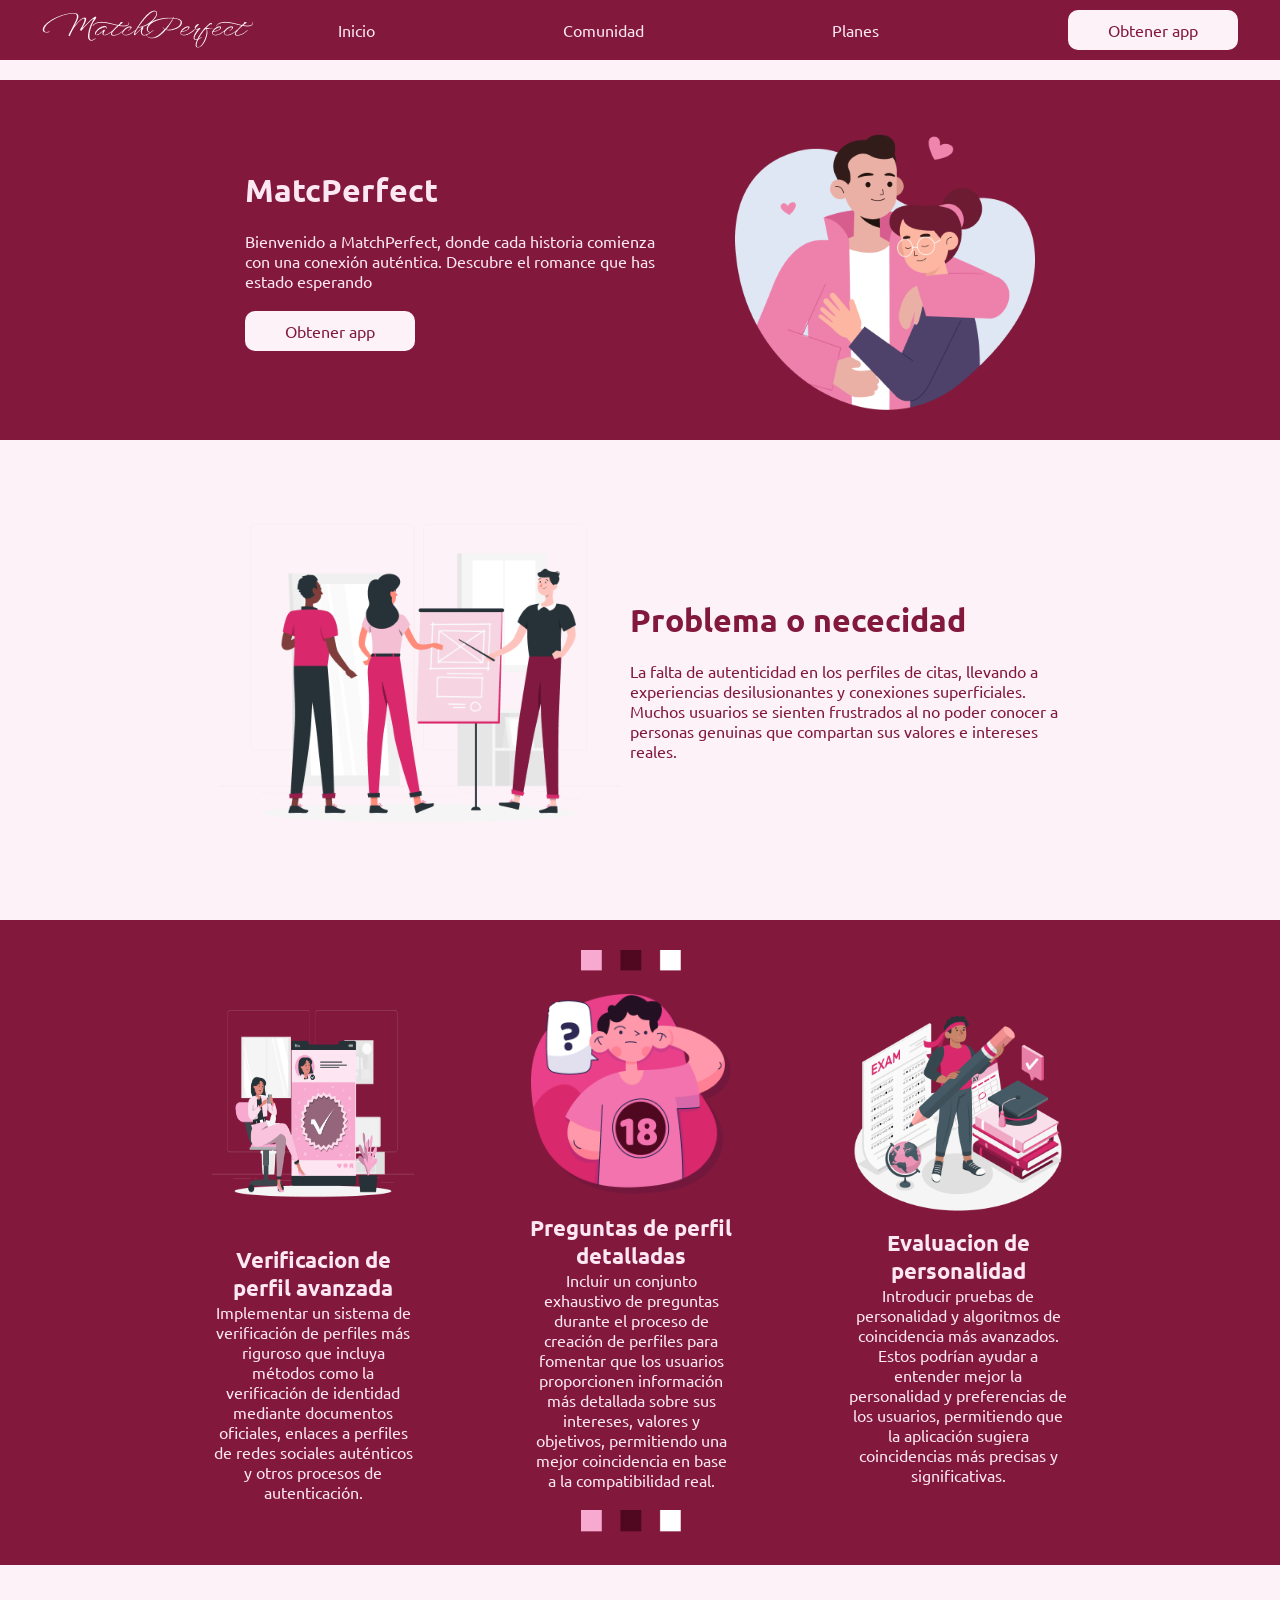
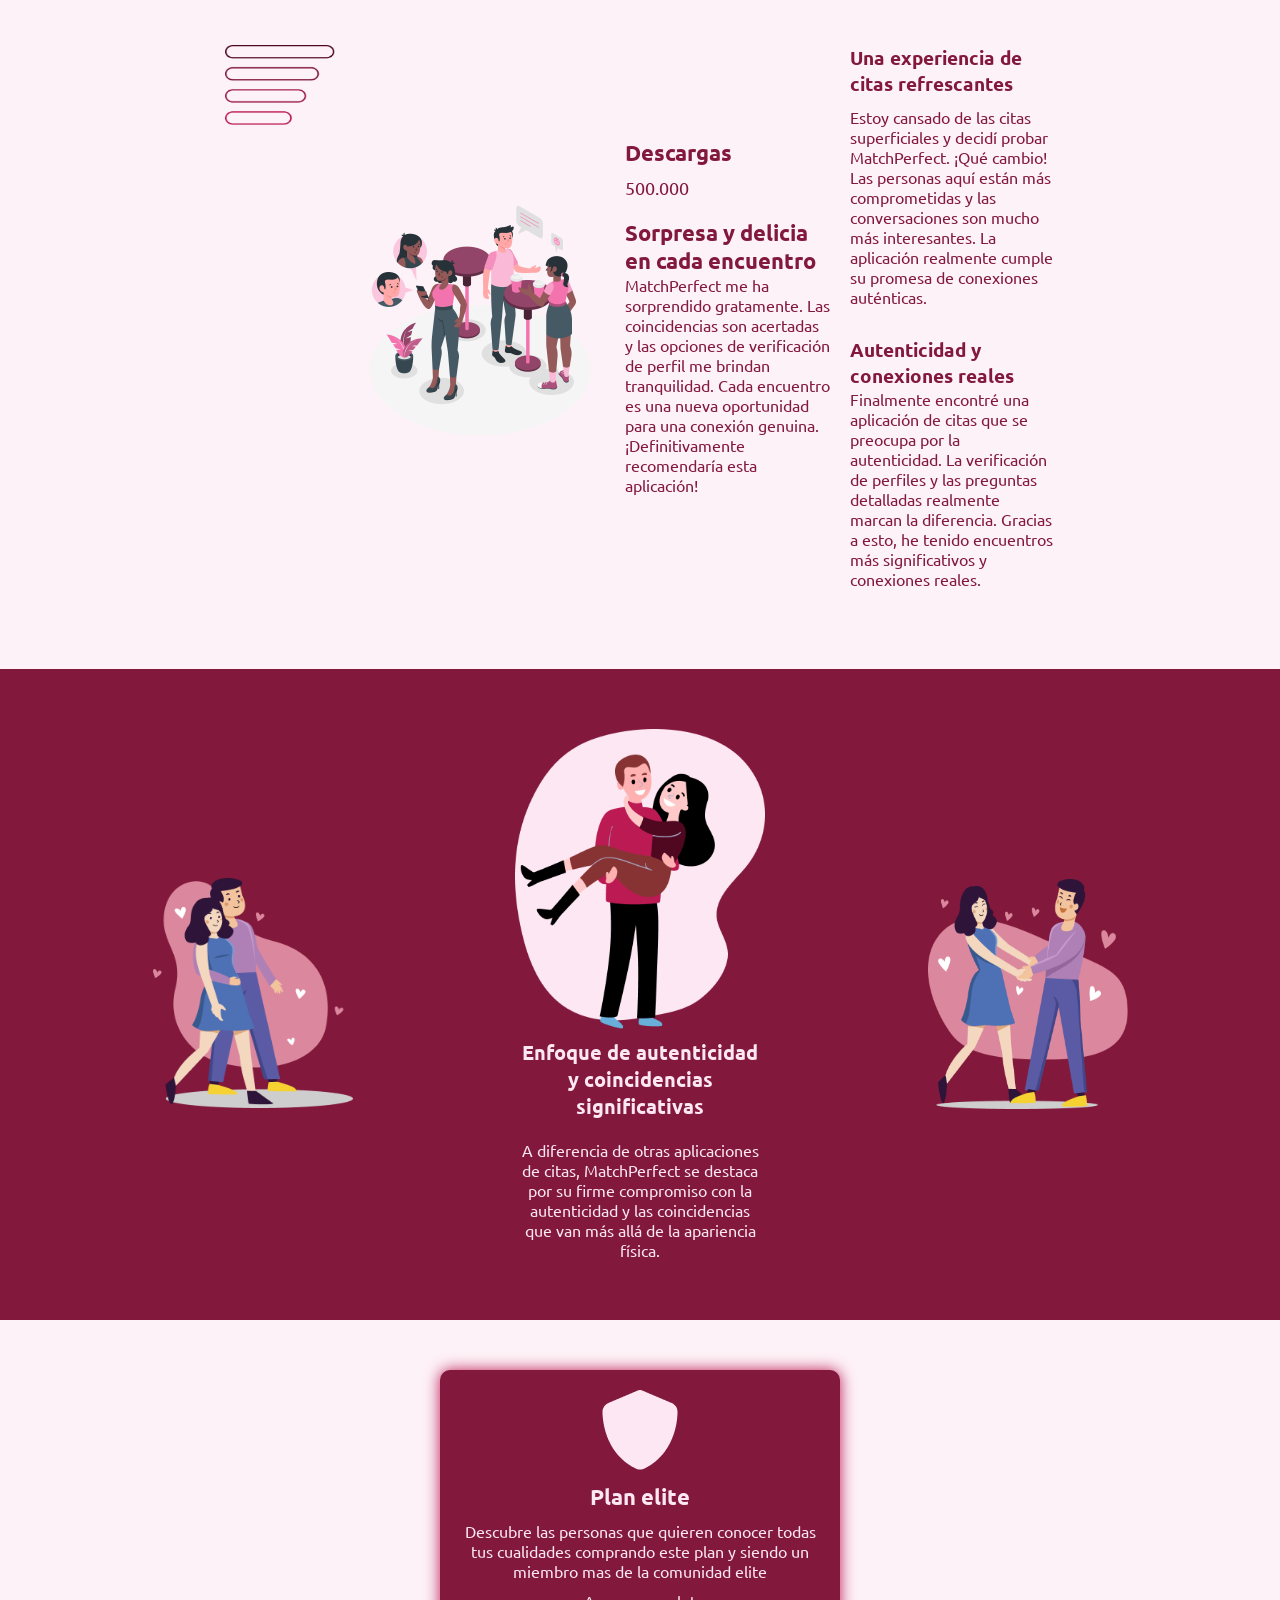
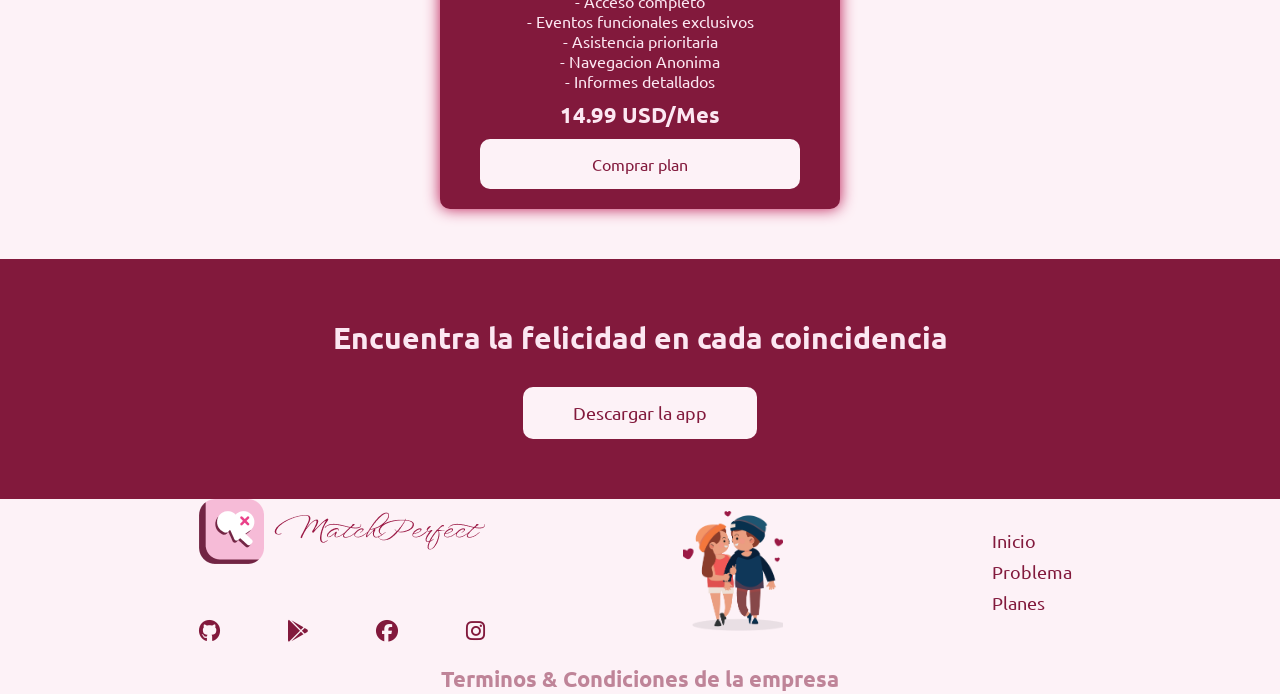
<file: index.html>
<!DOCTYPE html>
<html lang="en">
<head>
    <meta charset="UTF-8">
    <meta name="viewport" content="width=device-width, initial-scale=1.0">
    <title>App de citas</title>
    <link rel="stylesheet" href="https://cdnjs.cloudflare.com/ajax/libs/font-awesome/6.5.1/css/all.min.css">
    <link rel="stylesheet" href="components/assets/style.css">
</head>

<!-- Se realiza la cabecera de la landing page -->
<header class="cabecera">
    <figure class="cabecera--logo">
        <img src="components/assets/img/Logo.png" alt="#MatchPerfect" class="logo">
    </figure>
    <nav class="cabecera--menu">
        <div class="cabecera--nav">
            <ul class="cabecera--lista" id="cabecera--list"> 
                <li class="cabecera--items siu"><a href="#inicio" class="cabecera--enlaces" id="cabecera--inicio">Inicio</a></li>
                <li class="cabecera--items nou"><a href="#caracteristicas" class="cabecera--enlaces" id="cabecera--comunidad">Comunidad</a></li>
                <li class="cabecera--items que"><a href="#planes" class="cabecera--enlaces" id="cabecera--planes">Planes</a></li>
                <li class="cabecera--items so"><a href="#app" class="cabecera--enlaces cabecera--enlaces--app" id="cabecera--obtener">Obtener app</a></li>
            </ul>
            <div class="cabecera--icon" id="bars">
                <i class="fa-solid fa-bars bars"></i>
            </div>
        </div>
    </nav>
</header>
<!-- Aqui termina la cabecera de la landing page -->

<body>
    <main class="content">
        <!-- Se realiza el inicio de la landing page -->
        <section class="container container--inicio" id="inicio">
            <article class="card card--inicio--texto">
                <h3 class="card--title">MatcPerfect</h3>
                <p class="card--text">
                    Bienvenido a MatchPerfect, donde cada historia comienza con una conexión auténtica. Descubre el romance que has estado esperando
                </p>
                <a href="" class="card--btn">Obtener app</a>
            </article>
            <article class="card card--inicio--imagen">
                <figure class="card--imagen card--imagen--uno">
                    <img src="components/assets/img/imagen--uno.png" alt="#imagenInicio" class="card--img card--img--uno">
                </figure>
            </article>
        </section>

        <!-- Se realiza el problema o la nececidad del usuario en la landing page -->
        <section class="container container--problema" id="problema">
            <article class="card card--problema--imagen">
                <figure class="card--imagen card--imagen--dos">
                    <img src="components/assets/img/imagen--dos.png" alt="#imageProblema" class="card--img card--img--dos">
                </figure>
            </article>
            <article class="card card--problema--texto">
                <h3 class="card--title">Problema o nececidad</h3>
                <p class="card--text">
                    La falta de autenticidad en los perfiles de citas, llevando a experiencias desilusionantes y conexiones superficiales. Muchos usuarios se sienten frustrados al no poder conocer a personas genuinas que compartan sus valores e intereses reales.
                </p>
            </article>
        </section>
        <!-- Aqui se termina la seccion del problema o la necidad -->

        <!-- Se realizan las caracteristicas que tendra la aplicacion en la landing page -->
        <section class="container container-caract" id="caracteristicas">
            <article class="card card--caract--textoUno">
                <figure class="card--imagen card--imagen--tres">
                    <img src="components/assets/img/imagen--tres.png" alt="#imagenTres" class="card--img card--img--tres">
                </figure>
                <div class="card--content card--contet--caract">
                    <h3 class="card--title">Verificacion de perfil avanzada</h3>
                    <p class="card--text">
                        Implementar un sistema de verificación de perfiles más riguroso que incluya métodos como la verificación de identidad mediante documentos oficiales, enlaces a perfiles de redes sociales auténticos y otros procesos de autenticación.
                    </p>
                </div>
            </article>
            <article class="card card--caract--textoDos">
                <figure class="card--decoracion">
                    <img src="components/assets/img/decoracion.png" alt="#Decoracion" class="card--imgDecoracion">
                </figure>
                <figure class="card--imagen card--imagen--cuatro">
                    <img src="components/assets/img/imagen--cuatro.png" alt="#ImagenCuatro" class="card--img card--img--cuatro">
                </figure>
                <div class="card--content card--contet--caract">
                    <h3 class="card--title">Preguntas de perfil detalladas</h3>
                    <p class="card--text">
                        Incluir un conjunto exhaustivo de preguntas durante el proceso de creación de perfiles para fomentar que los usuarios proporcionen información más detallada sobre sus intereses, valores y objetivos, permitiendo una mejor coincidencia en base a la compatibilidad real.
                    </p>
                </div>
                <figure class="card--decoracion">
                    <img src="components/assets/img/decoracion.png" alt="#Decoracion" class="card--imgDecoracion">
                </figure>
            </article>
            <article class="card card--caract--textoTres">
                <figure class="card--imagen card--imagen--cinco">
                    <img src="components/assets/img/imagen--cinco.png" alt="#ImagenCinco" class="card--img card--img--cinco">
                </figure>
                <div class="card--content card--content--caract">
                    <h3 class="card--title">Evaluacion de personalidad</h3>
                    <p class="card--text">
                        Introducir pruebas de personalidad y algoritmos de coincidencia más avanzados. Estos podrían ayudar a entender mejor la personalidad y preferencias de los usuarios, permitiendo que la aplicación sugiera coincidencias más precisas y significativas.
                    </p>
                </div>
            </article>
        </section>
        <!-- Aqui termina la seccion de las caracteristicas de la aplicacion -->

        <!-- Se realiza la seccion de las descargas que tiene la aplicacion en la landig page -->
        <section class="container container--descargas" id="descargas">
            <figure class="card--escalera">
                <img src="components/assets/img/escaleras.png" alt="#Escaleras" class="card--imagen card--imagen--escaleras">
            </figure>
            <article class="card card--descargas--imagen">
                <figure class="card--imagen card--imagen--seis">
                    <img src="components/assets/img/imagen--seis.png" alt="#imagenSeis" class="card--img card--img--seis">
                </figure>
            </article>
            <article class="card card--descargas--textoUno">
                <div class="card--content card--content--uno">
                    <h3 class="card--title">Descargas</h3>
                    <p class="card--text">500.000</p>
                </div>
                <div class="card--content card--content--dos">
                    <h3 class="card--title">Sorpresa y delicia en cada encuentro</h3>
                    <p class="card--text">
                        MatchPerfect me ha sorprendido gratamente. Las coincidencias son acertadas y las opciones de verificación de perfil me brindan tranquilidad. Cada encuentro es una nueva oportunidad para una conexión genuina. ¡Definitivamente recomendaría esta aplicación!
                    </p>
                </div>
            </article>
            <article class="card card--descargas--textoDos">
                <div class="card--content card--content--uno">
                    <h3 class="card--title">Una experiencia de citas refrescantes</h3>
                    <p class="card-text">
                        Estoy cansado de las citas superficiales y decidí probar MatchPerfect. ¡Qué cambio! Las personas aquí están más comprometidas y las conversaciones son mucho más interesantes. La aplicación realmente cumple su promesa de conexiones auténticas.
                    </p>
                </div>
                <div class="card--content card--content--dos">
                    <h3 class="card--title">Autenticidad y conexiones reales</h3>
                    <p class="card--text">
                        Finalmente encontré una aplicación de citas que se preocupa por la autenticidad. La verificación de perfiles y las preguntas detalladas realmente marcan la diferencia. Gracias a esto, he tenido encuentros más significativos y conexiones reales.
                    </p>
                </div>
            </article>
        </section>
        <!-- Aqui termina la seccion de las descargas de la aplicacion -->

        <!-- Se realizan las ventajas del aplicativo en la landing page -->
        <section class="container container--ventajas" id="ventajas">
            <article class="card card--ventajas--uno">
                <figure class="card--imagen card--imagen--siste">
                    <img src="components/assets/img/imagen--siste.png" alt="#ImagenSiete" class="card--img card--img--siete">
                </figure>
            </article>
            <article class="card card--ventajas--dos">
                <figure class="card--imagen card--imagen--ocho">
                    <img src="components/assets/img/imagen--ocho.png" alt="#ImagenOcho" class="card--img card--img--ocho">
                </figure>
                <div class="card--content card--content--text">
                    <h3 class="card--title">Enfoque de autenticidad y coincidencias significativas</h3>
                    <p class="card--text">
                        A diferencia de otras aplicaciones de citas, MatchPerfect se destaca por su firme compromiso con la autenticidad y las coincidencias que van más allá de la apariencia física.
                    </p>
                </div>
            </article>
            <article class="card card--ventajas--tres">
                <figure class="card--imagen card--imagen--nueve">
                    <img src="components/assets/img/imagen--nueve.png" alt="#ImagenNueve" class="card--img card--img--nueve">
                </figure>
            </article>
        </section>
        <!-- Aqui acaba la seccion de las ventajas del aplicativo -->

        <!-- Se realiza la seccion de los planes pagos del aplicativo -->
        <section class="container container--planes" id="planes">
            <article class="card card--vacia">
                <div class="card--color"></div>
            </article>
            <article class="card card--texto">
                <figure class="card--escudo">
                    <img src="components/assets/img/escudo.png" alt="#ImagenEscudo" class="card--img--escudo">
                </figure>
                <div class="card--content">
                    <h3 class="card--title">Plan elite</h3>
                    <p class="card--text">
                    Descubre las personas que quieren conocer todas tus cualidades comprando este plan y siendo un miembro mas de la comunidad elite
                    </p>
                </div>
                <div class="card--content">
                    <p class="card--text">
                        - Acceso completo
                        <br>
                        - Eventos funcionales exclusivos
                        <br>
                        - Asistencia prioritaria
                        <br>
                        - Navegacion Anonima
                        <br>
                        - Informes detallados
                    </p>
                    <h3 class="card--title">14.99 USD/Mes</h3>
                </div>
                <div class="card--content card--content--comprar">
                    <a href="" class="card--comprar">Comprar plan</a>
                </div>
            </article>
            <article class="card card--vacia">
                <div class="card--color"></div>
            </article>

        </section>
        <!-- Aqui acaba la seccion de los planes de la aplicacion -->

        <!-- Se realiza la seccion para descargar la app -->
        <section class="container container--descargar" id="app">
            <article class="card card--descargas">
                <h3 class="card--title">Encuentra la felicidad en cada coincidencia</h3>
                <a href="" class="card--btn">Descargar la app</a>
            </article>
        </section>
        <!-- Aqui acaba la seccion para la app -->
    </main>

    <!-- Se realiza el footer de la pagina -->
    <footer class="pie">
        <div class="card card--pie--uno">
            <figure class="card--logotipo">
                <img src="components/assets/img/imagen--logotipo.png" alt="#logotipoCompleto" class="card--imgLogotipo">
            </figure>
            <ul class="card--list card--list--logotipos">
                <li class="card--items"><i class="fa-brands fa-github"></i></li>
                <li class="card--items"><i class="fa-brands fa-google-play"></i></li>
                <li class="card--items"><i class="fa-brands fa-facebook"></i></li>
                <li class="card--items"><i class="fa-brands fa-instagram"></i></li>
            </ul>
        </div>
        <div class="card card--pie--dos">
            <figure class="card--imagen card--imagen--diez">
                <img src="components/assets/img/imagen--diez.png" alt="#ImagenDiez" class="card--imagen card--imagen--diez">
            </figure>
        </div>
        <div class="card card--pie--tres">
            <ul class="card--list card--list--enlaces">
                <li class="card--item"><a href="#inicio" class="card--enlaces">Inicio</a></li>
                <li class="card--item"><a href="#problema" class="card--enlaces">Problema</a></li>
                <li class="card--item"><a href="#planes" class="card--enlaces">Planes</a></li>
            </ul>
        </div>
        <div class="card card--pie--final">
            <h3 class="card--title">Terminos & Condiciones de la empresa</h3>
        </div>
    </footer>
    <!-- Se termina el pie de la pagina  -->
    <script src="components/assets/menu.js"></script>
</body>
</html>
</file>
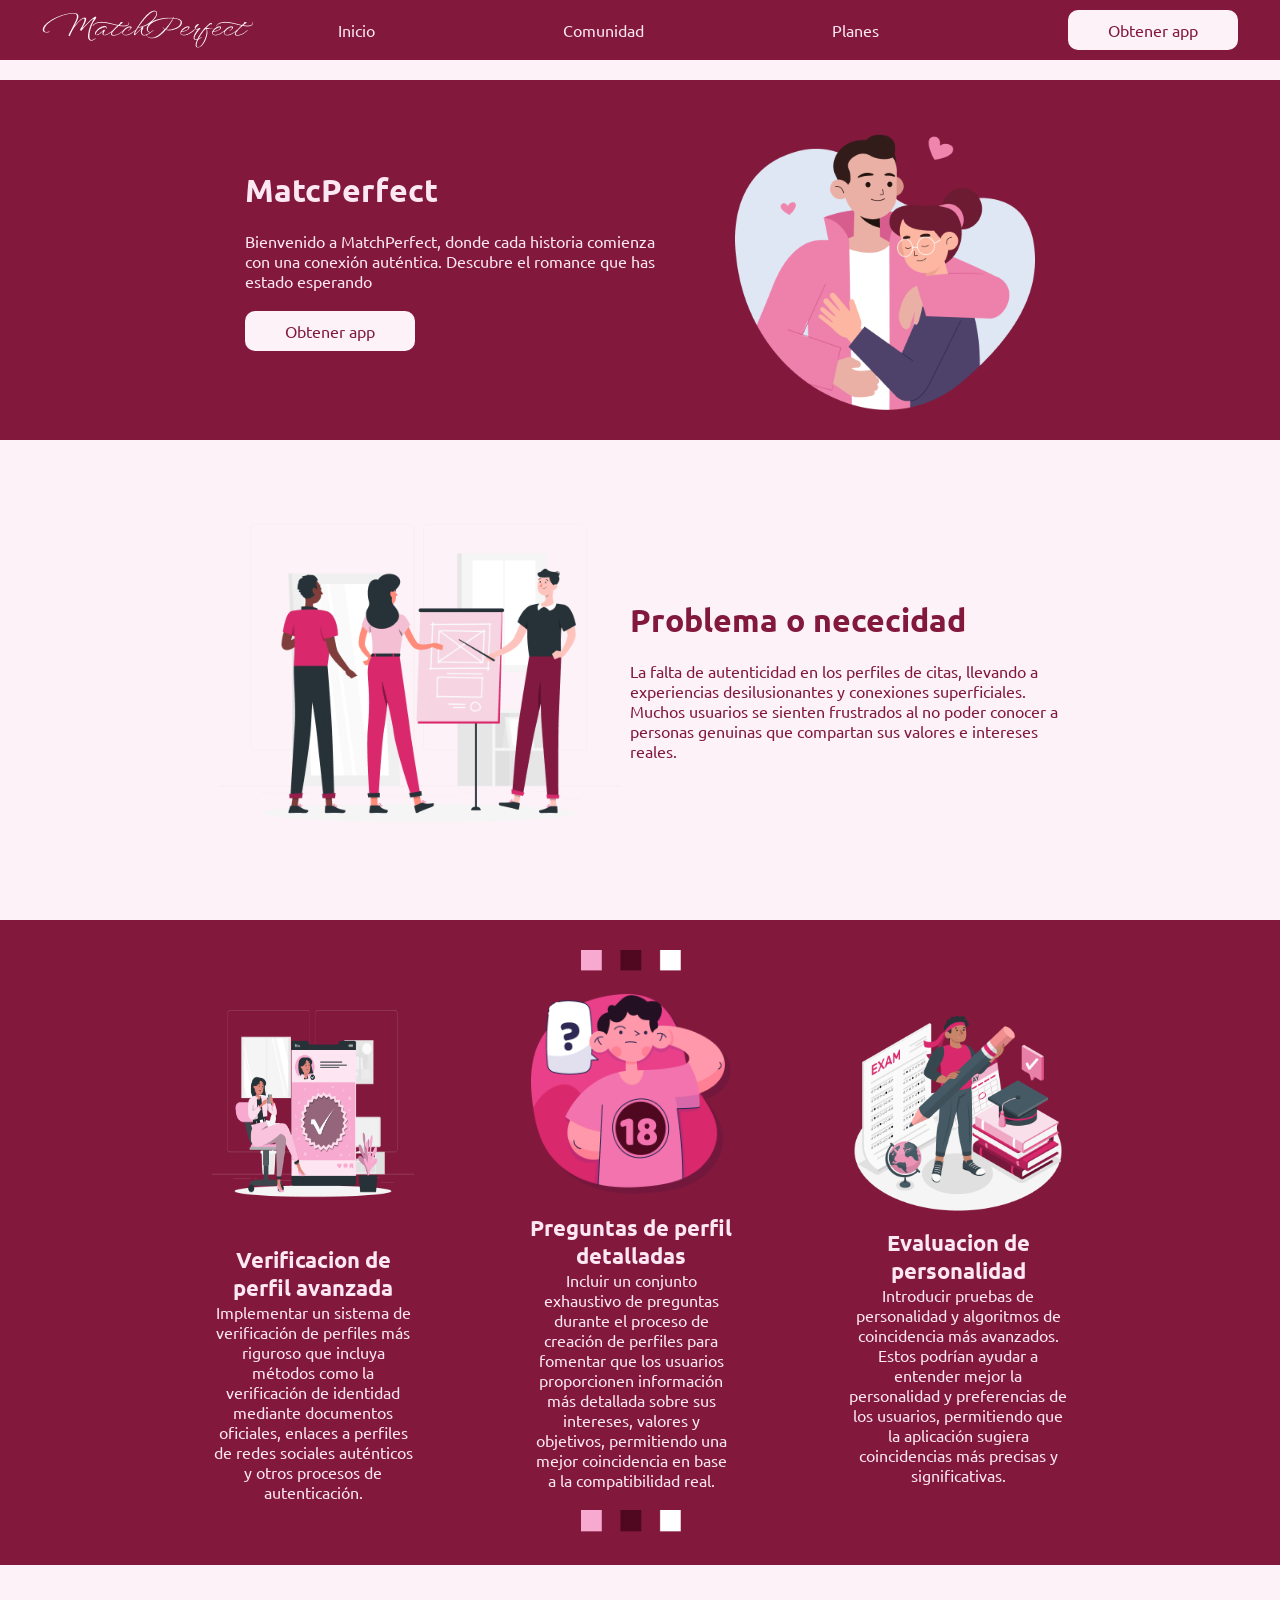
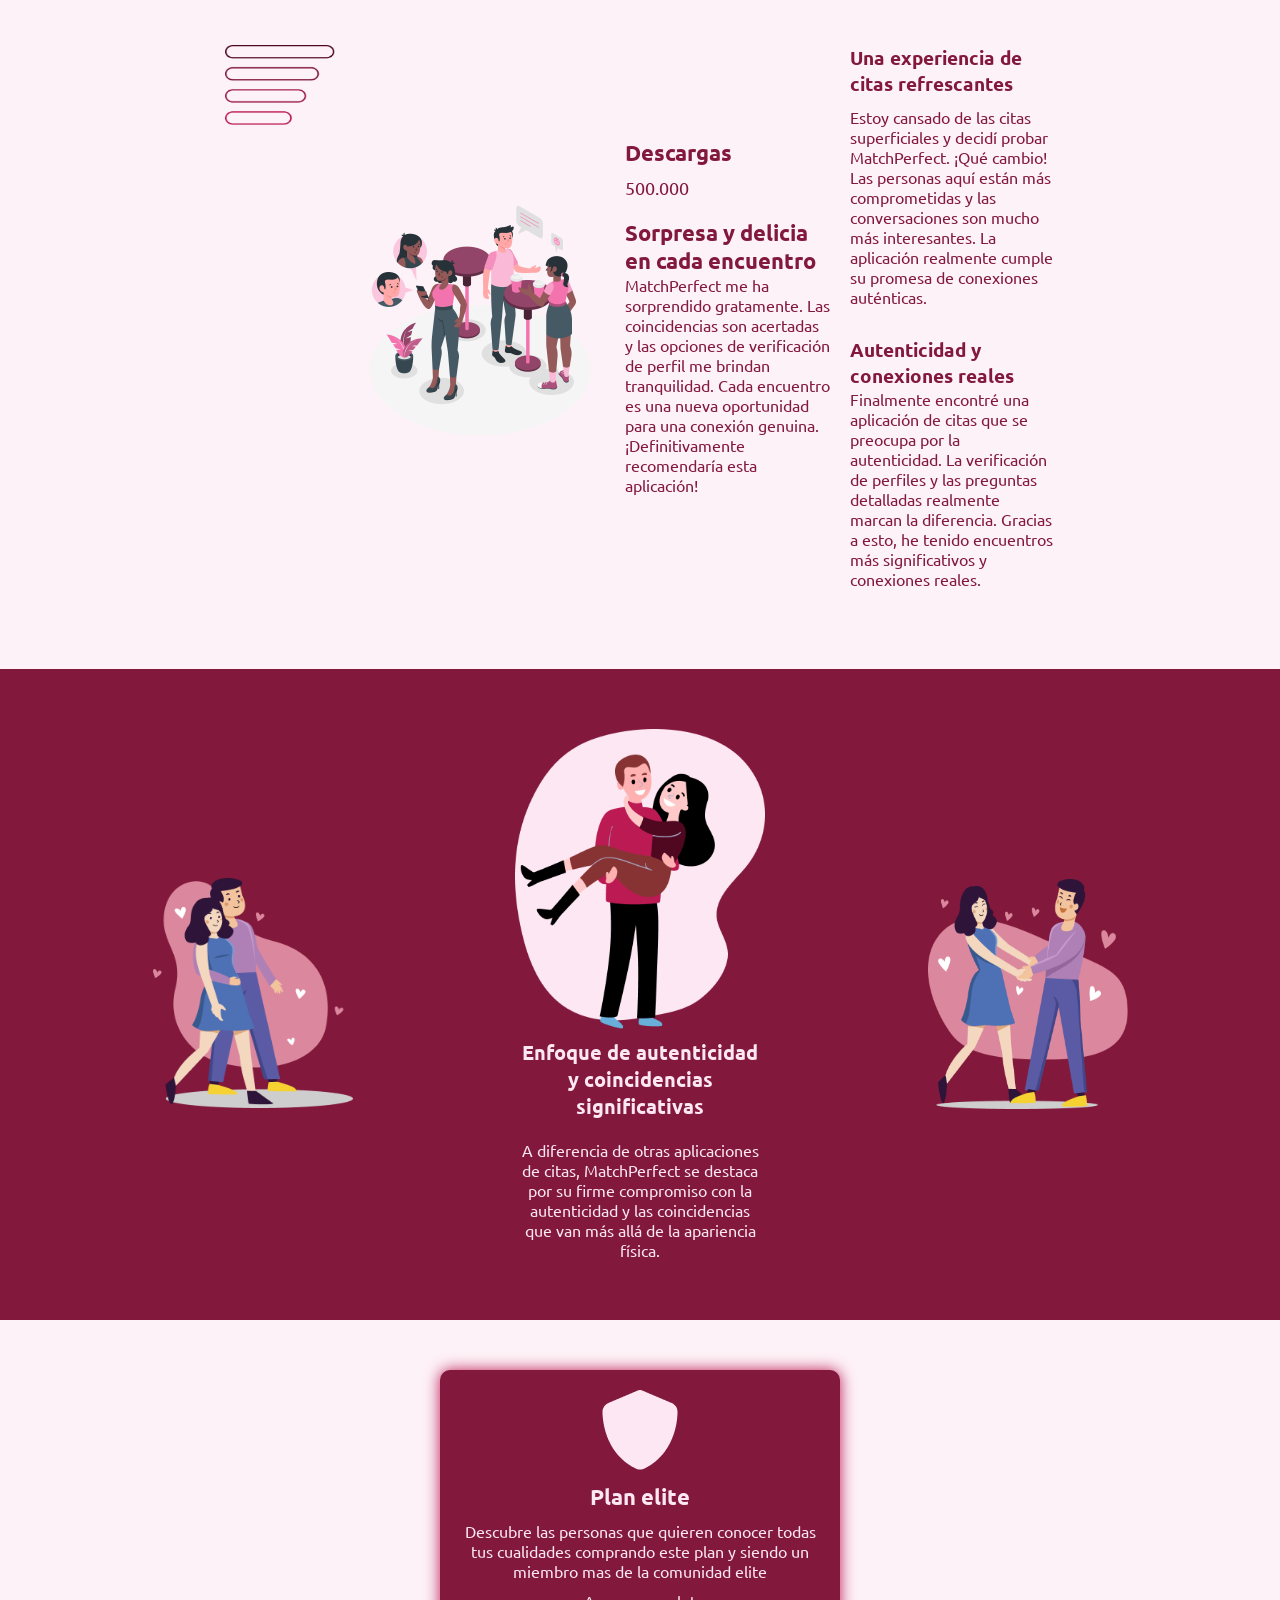
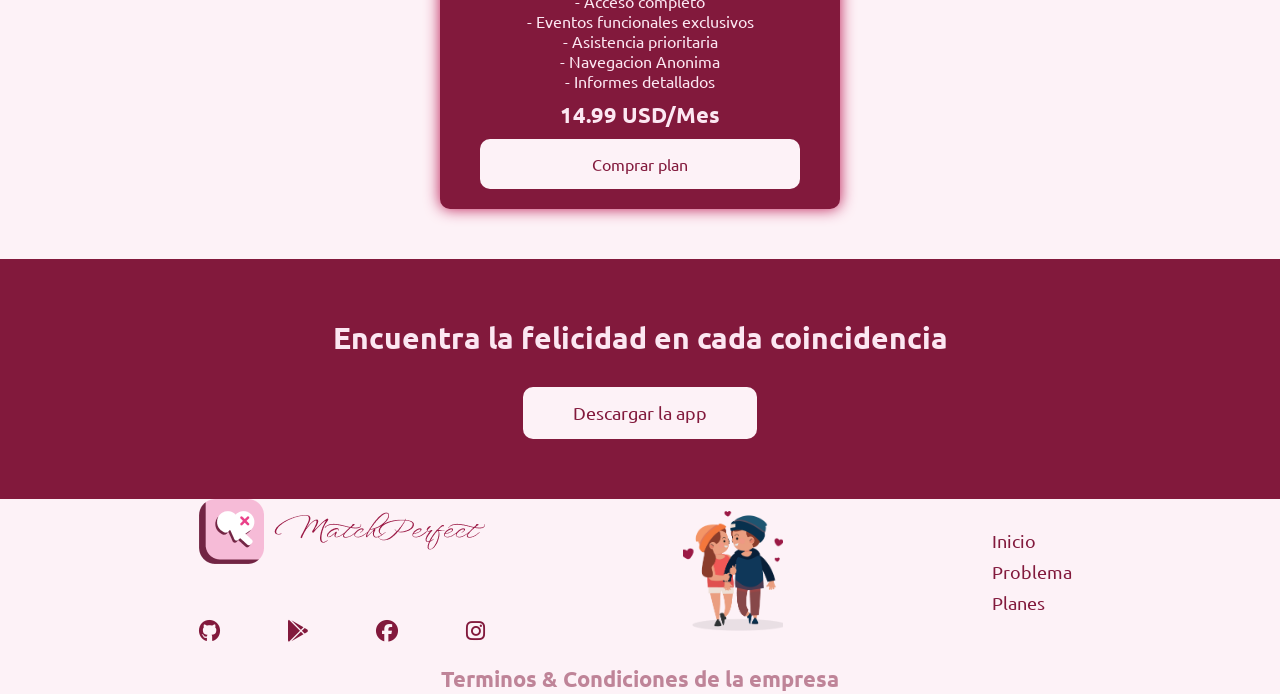
<file: src/index.html>
<!DOCTYPE html>
<html lang="en">
<head>
    <meta charset="UTF-8">
    <meta name="viewport" content="width=device-width, initial-scale=1.0">
    <title>App de citas</title>
    <link rel="stylesheet" href="https://cdnjs.cloudflare.com/ajax/libs/font-awesome/6.5.1/css/all.min.css">
    <link rel="stylesheet" href="/components/assets/style.css">
</head>

<!-- Se realiza la cabecera de la landing page -->
<header class="cabecera">
    <figure class="cabecera--logo">
        <img src="/components/assets/img/Logo.png" alt="#MatchPerfect" class="logo">
    </figure>
    <nav class="cabecera--menu">
        <div class="cabecera--nav">
            <ul class="cabecera--lista" id="cabecera--list"> 
                <li class="cabecera--items siu"><a href="#inicio" class="cabecera--enlaces" id="cabecera--inicio">Inicio</a></li>
                <li class="cabecera--items nou"><a href="#caracteristicas" class="cabecera--enlaces" id="cabecera--comunidad">Comunidad</a></li>
                <li class="cabecera--items que"><a href="#planes" class="cabecera--enlaces" id="cabecera--planes">Planes</a></li>
                <li class="cabecera--items so"><a href="#app" class="cabecera--enlaces cabecera--enlaces--app" id="cabecera--obtener">Obtener app</a></li>
            </ul>
            <div class="cabecera--icon" id="bars">
                <i class="fa-solid fa-bars bars"></i>
            </div>
        </div>
    </nav>
</header>
<!-- Aqui termina la cabecera de la landing page -->

<body>
    <main class="content">
        <!-- Se realiza el inicio de la landing page -->
        <section class="container container--inicio" id="inicio">
            <article class="card card--inicio--texto">
                <h3 class="card--title">MatcPerfect</h3>
                <p class="card--text">
                    Bienvenido a MatchPerfect, donde cada historia comienza con una conexión auténtica. Descubre el romance que has estado esperando
                </p>
                <a href="" class="card--btn">Obtener app</a>
            </article>
            <article class="card card--inicio--imagen">
                <figure class="card--imagen card--imagen--uno">
                    <img src="/components/assets/img/imagen--uno.png" alt="#imagenInicio" class="card--img card--img--uno">
                </figure>
            </article>
        </section>

        <!-- Se realiza el problema o la nececidad del usuario en la landing page -->
        <section class="container container--problema" id="problema">
            <article class="card card--problema--imagen">
                <figure class="card--imagen card--imagen--dos">
                    <img src="/components/assets/img/imagen--dos.png" alt="#imageProblema" class="card--img card--img--dos">
                </figure>
            </article>
            <article class="card card--problema--texto">
                <h3 class="card--title">Problema o nececidad</h3>
                <p class="card--text">
                    La falta de autenticidad en los perfiles de citas, llevando a experiencias desilusionantes y conexiones superficiales. Muchos usuarios se sienten frustrados al no poder conocer a personas genuinas que compartan sus valores e intereses reales.
                </p>
            </article>
        </section>
        <!-- Aqui se termina la seccion del problema o la necidad -->

        <!-- Se realizan las caracteristicas que tendra la aplicacion en la landing page -->
        <section class="container container-caract" id="caracteristicas">
            <article class="card card--caract--textoUno">
                <figure class="card--imagen card--imagen--tres">
                    <img src="/components/assets/img/imagen--tres.png" alt="#imagenTres" class="card--img card--img--tres">
                </figure>
                <div class="card--content card--contet--caract">
                    <h3 class="card--title">Verificacion de perfil avanzada</h3>
                    <p class="card--text">
                        Implementar un sistema de verificación de perfiles más riguroso que incluya métodos como la verificación de identidad mediante documentos oficiales, enlaces a perfiles de redes sociales auténticos y otros procesos de autenticación.
                    </p>
                </div>
            </article>
            <article class="card card--caract--textoDos">
                <figure class="card--decoracion">
                    <img src="/components/assets/img/decoracion.png" alt="#Decoracion" class="card--imgDecoracion">
                </figure>
                <figure class="card--imagen card--imagen--cuatro">
                    <img src="/components/assets/img/imagen--cuatro.png" alt="#ImagenCuatro" class="card--img card--img--cuatro">
                </figure>
                <div class="card--content card--contet--caract">
                    <h3 class="card--title">Preguntas de perfil detalladas</h3>
                    <p class="card--text">
                        Incluir un conjunto exhaustivo de preguntas durante el proceso de creación de perfiles para fomentar que los usuarios proporcionen información más detallada sobre sus intereses, valores y objetivos, permitiendo una mejor coincidencia en base a la compatibilidad real.
                    </p>
                </div>
                <figure class="card--decoracion">
                    <img src="/components/assets/img/decoracion.png" alt="#Decoracion" class="card--imgDecoracion">
                </figure>
            </article>
            <article class="card card--caract--textoTres">
                <figure class="card--imagen card--imagen--cinco">
                    <img src="/components/assets/img/imagen--cinco.png" alt="#ImagenCinco" class="card--img card--img--cinco">
                </figure>
                <div class="card--content card--content--caract">
                    <h3 class="card--title">Evaluacion de personalidad</h3>
                    <p class="card--text">
                        Introducir pruebas de personalidad y algoritmos de coincidencia más avanzados. Estos podrían ayudar a entender mejor la personalidad y preferencias de los usuarios, permitiendo que la aplicación sugiera coincidencias más precisas y significativas.
                    </p>
                </div>
            </article>
        </section>
        <!-- Aqui termina la seccion de las caracteristicas de la aplicacion -->

        <!-- Se realiza la seccion de las descargas que tiene la aplicacion en la landig page -->
        <section class="container container--descargas" id="descargas">
            <figure class="card--escalera">
                <img src="/components/assets/img/escaleras.png" alt="#Escaleras" class="card--imagen card--imagen--escaleras">
            </figure>
            <article class="card card--descargas--imagen">
                <figure class="card--imagen card--imagen--seis">
                    <img src="/components/assets/img/imagen--seis.png" alt="#imagenSeis" class="card--img card--img--seis">
                </figure>
            </article>
            <article class="card card--descargas--textoUno">
                <div class="card--content card--content--uno">
                    <h3 class="card--title">Descargas</h3>
                    <p class="card--text">500.000</p>
                </div>
                <div class="card--content card--content--dos">
                    <h3 class="card--title">Sorpresa y delicia en cada encuentro</h3>
                    <p class="card--text">
                        MatchPerfect me ha sorprendido gratamente. Las coincidencias son acertadas y las opciones de verificación de perfil me brindan tranquilidad. Cada encuentro es una nueva oportunidad para una conexión genuina. ¡Definitivamente recomendaría esta aplicación!
                    </p>
                </div>
            </article>
            <article class="card card--descargas--textoDos">
                <div class="card--content card--content--uno">
                    <h3 class="card--title">Una experiencia de citas refrescantes</h3>
                    <p class="card-text">
                        Estoy cansado de las citas superficiales y decidí probar MatchPerfect. ¡Qué cambio! Las personas aquí están más comprometidas y las conversaciones son mucho más interesantes. La aplicación realmente cumple su promesa de conexiones auténticas.
                    </p>
                </div>
                <div class="card--content card--content--dos">
                    <h3 class="card--title">Autenticidad y conexiones reales</h3>
                    <p class="card--text">
                        Finalmente encontré una aplicación de citas que se preocupa por la autenticidad. La verificación de perfiles y las preguntas detalladas realmente marcan la diferencia. Gracias a esto, he tenido encuentros más significativos y conexiones reales.
                    </p>
                </div>
            </article>
        </section>
        <!-- Aqui termina la seccion de las descargas de la aplicacion -->

        <!-- Se realizan las ventajas del aplicativo en la landing page -->
        <section class="container container--ventajas" id="ventajas">
            <article class="card card--ventajas--uno">
                <figure class="card--imagen card--imagen--siste">
                    <img src="/components/assets/img/imagen--siste.png" alt="#ImagenSiete" class="card--img card--img--siete">
                </figure>
            </article>
            <article class="card card--ventajas--dos">
                <figure class="card--imagen card--imagen--ocho">
                    <img src="/components/assets/img/imagen--ocho.png" alt="#ImagenOcho" class="card--img card--img--ocho">
                </figure>
                <div class="card--content card--content--text">
                    <h3 class="card--title">Enfoque de autenticidad y coincidencias significativas</h3>
                    <p class="card--text">
                        A diferencia de otras aplicaciones de citas, MatchPerfect se destaca por su firme compromiso con la autenticidad y las coincidencias que van más allá de la apariencia física.
                    </p>
                </div>
            </article>
            <article class="card card--ventajas--tres">
                <figure class="card--imagen card--imagen--nueve">
                    <img src="/components/assets/img/imagen--nueve.png" alt="#ImagenNueve" class="card--img card--img--nueve">
                </figure>
            </article>
        </section>
        <!-- Aqui acaba la seccion de las ventajas del aplicativo -->

        <!-- Se realiza la seccion de los planes pagos del aplicativo -->
        <section class="container container--planes" id="planes">
            <article class="card card--vacia">
                <div class="card--color"></div>
            </article>
            <article class="card card--texto">
                <figure class="card--escudo">
                    <img src="/components/assets/img/escudo.png" alt="#ImagenEscudo" class="card--img--escudo">
                </figure>
                <div class="card--content">
                    <h3 class="card--title">Plan elite</h3>
                    <p class="card--text">
                    Descubre las personas que quieren conocer todas tus cualidades comprando este plan y siendo un miembro mas de la comunidad elite
                    </p>
                </div>
                <div class="card--content">
                    <p class="card--text">
                        - Acceso completo
                        <br>
                        - Eventos funcionales exclusivos
                        <br>
                        - Asistencia prioritaria
                        <br>
                        - Navegacion Anonima
                        <br>
                        - Informes detallados
                    </p>
                    <h3 class="card--title">14.99 USD/Mes</h3>
                </div>
                <div class="card--content card--content--comprar">
                    <a href="" class="card--comprar">Comprar plan</a>
                </div>
            </article>
            <article class="card card--vacia">
                <div class="card--color"></div>
            </article>

        </section>
        <!-- Aqui acaba la seccion de los planes de la aplicacion -->

        <!-- Se realiza la seccion para descargar la app -->
        <section class="container container--descargar" id="app">
            <article class="card card--descargas">
                <h3 class="card--title">Encuentra la felicidad en cada coincidencia</h3>
                <a href="" class="card--btn">Descargar la app</a>
            </article>
        </section>
        <!-- Aqui acaba la seccion para la app -->
    </main>

    <!-- Se realiza el footer de la pagina -->
    <footer class="pie">
        <div class="card card--pie--uno">
            <figure class="card--logotipo">
                <img src="/components/assets/img/imagen--logotipo.png" alt="#logotipoCompleto" class="card--imgLogotipo">
            </figure>
            <ul class="card--list card--list--logotipos">
                <li class="card--items"><i class="fa-brands fa-github"></i></li>
                <li class="card--items"><i class="fa-brands fa-google-play"></i></li>
                <li class="card--items"><i class="fa-brands fa-facebook"></i></li>
                <li class="card--items"><i class="fa-brands fa-instagram"></i></li>
            </ul>
        </div>
        <div class="card card--pie--dos">
            <figure class="card--imagen card--imagen--diez">
                <img src="/components/assets/img/imagen--diez.png" alt="#ImagenDiez" class="card--imagen card--imagen--diez">
            </figure>
        </div>
        <div class="card card--pie--tres">
            <ul class="card--list card--list--enlaces">
                <li class="card--item"><a href="#inicio" class="card--enlaces">Inicio</a></li>
                <li class="card--item"><a href="#problema" class="card--enlaces">Problema</a></li>
                <li class="card--item"><a href="#planes" class="card--enlaces">Planes</a></li>
            </ul>
        </div>
        <div class="card card--pie--final">
            <h3 class="card--title">Terminos & Condiciones de la empresa</h3>
        </div>
    </footer>
    <!-- Se termina el pie de la pagina  -->
    <script src="/components/assets/menu.js"></script>
</body>
</html>
</file>
<file: components/assets/style.css>
@import url(root.css);
@import url(menu.css);
html{
    scroll-behavior: smooth;
}
body{
    background: var(--50);
}


/*
Seccion de inicio de la pagina
*/
.container--inicio{
    padding: 30px 0;
    background: var(--900);
    margin-top: 20px;
    display: grid;
    grid-template-columns: repeat(5, 1fr);
    grid-template-rows: 1fr;
    align-items: center;
    justify-content: center;
    gap: 10px;
    width: 100%;
}
.card--inicio--texto{
    grid-column: 2 / 4;
    display: flex;
    flex-direction: column;
    justify-content: start;
    align-items: start;
    gap: 20px;
    width: 90%;
    color: var(--100);
}
.card--inicio--texto .card--title{
    font-size: 32px;
    font-weight: bold;
}
.card--inicio--texto .card--btn{
    padding: 10px 40px;
    background: var(--50);
    text-decoration: none;
    color: var(--900);
    border-radius: 10px;
    transition: .2s ease all;
}
.card--inicio--texto .card--btn:hover{
    background: var(--100);
}
.card--inicio--texto .card--btn:focus{
    background: var(--200);
}
.card--inicio--imagen{
    grid-column: 4 / 5;
}
.card--imagen--uno{
    width: 300px;
    height: 300px;
}
.card--img--uno{
    width: 300px;
    height: 300px;
}
/* 
Hasta aqui llega la seccion de inicio
*/


/* 
Aqui empieza la seccion del problema o nececidad de los usuarios
*/
.container--problema{
    padding: 40px 0;
    display: grid;
    grid-template-columns: repeat(5,1fr);
    grid-template-rows: 1fr;
    align-items: center;
    justify-content: center;
    width: 100%;
    gap: 10px;
    color: var(--900);
}
.card--problema--imagen{
    grid-column: 2 / 3;
}
.card--imagen--dos{
    width: 400px;
    height: 400px;
}
.card--img--dos{
    width: 400px;
    height: 400px;
}
.card--problema--texto{
    grid-column: 3 / 5;
    display: flex;
    flex-direction: column;
    gap: 20px;
    align-items: start;
    justify-content: center;
}
.card--problema--texto .card--title{
    font-size: 32px;
    font-weight: bold;
}
/* 
Hasta aqui acaba la seccion de los problmeas o neceidades de los usuarios
*/


/* 
Estilos para las caracteristicas del aplicativo
*/
.container-caract{
    display: grid;
    background: var(--900);
    grid-template-rows: 1fr;
    grid-template-columns: repeat(11, 1fr);
    justify-content: center;
    align-items: center;
    padding: 30px 0;
    gap: 10px;
    color: var(--100);
}
.card--caract--textoUno{
    grid-column: 3 / 5;
    display: flex;
    flex-direction: column;
    justify-content: center;
    align-items: center;
    text-align: center;
    gap: 10px;
}
.card--caract--textoUno .card--title{
    font-size: 22px;
    font-weight: bold;
}
.card--caract--textoUno .card--text{
    font-size: 16px;
}
.card--image--tres{
    width: 100%;
    height: 250px;
}
.card--img--tres{
    width: 100%;
    height: 250px;
}
.card--caract--textoDos{
    grid-column: 6 / 8;
    display: flex;
    flex-direction: column;
    justify-content: center;
    align-items: center;
    gap: 20px;
    width: 100%;
    text-align: center;
}
.card--decoracion{
    width: 100px;
    height: auto;
}
.card--imgDecoracion{
    width: 100px;
}
.card--imagen--cuatro{
    width: 200px;
    height: 200px;
}
.card--img--cuatro{
    width: 200px;
    height: 200px;
}
.card--caract--textoDos .card--title{
    font-size: 22px;
    font-weight: bold;
}
.card--caract--textoTres{
    grid-column: 9 / 10;
    display: flex;
    flex-direction: column;
    justify-content: center;
    align-items: center;
    text-align: center;
    gap: 10px;
}
.card--caract--textoTres .card--title{
    font-size: 22px;
    font-weight: bold;
}
.card--imagen--cinco{
    width: 220px;
    height: 220px;
}
.card--img--cinco{
    width: 100%;
    height: 100%;
}
/* 
Hasta aqui van los estilos de las caracteristicas del aplicativo
*/


/* 
Estilos de la seccion de las descargas del aplicativo
*/
.container--descargas{
    display: grid;
    grid-template-columns: 1fr 110px repeat(4, 1fr);
    justify-content: center;
    align-items: center;
    padding: 80px 0;
    gap: 20px;
    color: var(--900);
}
.card--escalera{
    grid-column: 2 / 3;
    display: flex;
    align-items: start;
    justify-content: center;
    height: 100%;
}
.card--imagen--escaleras{
    width: 110px;
    height: 80px;
}
.card--descargas--imagen{
    grid-column: 3 / 4;
}
.card--imagen--seis{
    width: 250px;
    height: 250px;
}
.card--img--seis{
    width: 100%;
    height: 100%;
}
.card--descargas--textoUno{
    grid-column: 4 / 5;
    display: flex;
    flex-direction: column;
    gap: 20px;
}
.card--content--uno{
    display: flex;
    flex-direction: column;
    gap: 10px;
}
.card--content--uno .card--text{
    font-size: 18px;
}       
.card--descargas--textoUno .card--title{
    font-size: 22px;
    font-weight: bold;
}
.card--descargas--textoDos{
    grid-column: 5 / 6;
    display: flex;
    flex-direction: column;
    gap: 30px;
}
/* 
Hasta aqui van los estilos de la seccion de descargas
*/


/* 
Estilos de la seccion de ventajas del aplicativo
*/
.container--ventajas{
    padding: 60px 0;
    background: var(--900);
    display: grid;
    grid-template-columns: repeat(7, 1fr);
    justify-content: center;
    align-items: center;
    gap: 10px;
}
.card--ventajas--uno{
    grid-column: 2 / 3;
    display: flex;
    align-items: center;
    height: 100%;
}
.card--img--siete{
    width: 200px;
    height: 230px;
}
.card--ventajas--dos{
    grid-column: 4 / 5;
    display: flex;
    gap: 10px;
    flex-direction: column;
    justify-content: center;
    align-items: center;
    color: var(--100);
    text-align: center;
}
.card--imagen--ocho{
    width: 250px;
    height: 300px;
}
.card--content--text{
    display: flex;
    flex-direction: column;
    gap: 20px;
}
.card--content--text .card--title{
    font-size: 20px;
    font-weight: bold;
}
.card--img--ocho{
    width: 100%;
    height: 100%;
}
.card--ventajas--tres{
    grid-column: 6 / 7;
    display: flex;
    justify-content: center;
    align-items: center;
}
.card--imagen--nueve{
    width: 200px;
    height: 230px;
}
.card--img--nueve{
    width: 100%;
    height: 100%;
}
/* 
Hasta aqui van los estilos de la seccion de ventajas del aplicativo
*/


/* 
Estilos de la seccion de los planes del aplicativo
*/
.container--planes{
    padding: 50px 0px;
    display: grid;
    grid-template-columns: repeat(5 , 1fr);
    justify-content: center;
    align-items: center;
    gap: 10px;
}
.card--texto{
    background: var(--900);
    grid-column: 3 / 4;
    padding: 20px;
    display: flex;
    justify-content: center;
    align-items: center;
    flex-direction: column;
    gap: 10px;
    width: 25rem;
    border-radius: 10px;
    box-shadow: 0 0px 15px 0.1px var(--700);
    color: var(--100);
    text-align: center;
    margin: 0 auto;
}
.card--texto .card--content{
    display: flex;
    flex-direction: column;
    justify-content: center;
    align-items: center;
    gap: 10px;
}
.card--texto .card--content .card--title{
    font-size: 22px;
}
.card--comprar{
    color: var(--900);
    text-decoration: none;
    cursor: pointer;
    width: 20rem;
    background: var(--50);
    padding: 15px 0;
    border-radius: 10px;
    transition: all .2s ease;
}
.card--comprar:hover{
    background: var(--100) !important;
}
.card--comprar:focus{
    background: var(--200) !important;
}
/* 
Hasta aqui va la seccion de los planes del aplicativo
*/


/* 
Empiezan los estilos de la seccion para descargar el app
*/
.container--descargar{
    width: 100%;
    padding: 60px 0;
    background-color: var(--900);
    display: flex;
    justify-content: center;
    align-items: center;
    color: var(--100);
    flex-direction: column;
}
.card--descargas{
    display: flex;
    justify-content: center;
    align-items: center;
    flex-direction: column;
    gap: 30px;
}
.card--descargas .card--title{
    font-size: 1.9em;
    text-align: center;
}
.card--descargas .card--btn{
    padding: 15px 50px;
    background: var(--50);
    border-radius: 10px;
    color: var(--900);
    text-decoration: none;
    font-size: 1.15em;
    transition: all .2s ease;
}
.card--descargas .card--btn:hover{
    background-color: var(--100);
}
.card--descargas .card--btn:focus{
    background: var(--200);
}
/* 
Hasta aqui va la seccion de descargar la app
*/


/* 
Aqui empiezan los estilos del footer de la pagina
*/
.pie{
    display: grid;
    grid-template-columns: repeat(11, 1fr);
    grid-template-rows: 1fr 30px;
    width: 100%;
    align-items: center;
    justify-content: center;
    gap: 20px 0;
}
.card--pie--uno{
    grid-column: 3;
    display: flex;
    flex-direction: column;
    gap: 50px;
}
.card--list{
    list-style: none;
    font-size: 22px;
    display: flex;
    justify-content: space-between;
    color: var(--900);
}
.card--pie--dos{
    grid-column: 6 / 7;
}
.card--imagen--diez{
    width: 100px;
    height: 120px;
    object-fit: cover;
}
.card--img--diez{
    width: 100px;
    height: 120px;
}
.card--pie--tres{
    grid-column: 9 / 10;
    display: flex;
    flex-direction: column;
    justify-content: center;
    align-items: center;
}
.card--list--enlaces{
    display: flex;
    flex-direction: column;
    gap: 10px;
    font-size: 1.11em;
}
.card--enlaces{
    color: var(--900);
    text-decoration: none;
}
.card--pie--final{
    grid-row: 2;
    grid-column: span 11;
    display: flex;
    justify-content: center;
}
.card--pie--final .card--title{
    font-size: 22px;
    color: var(--900);
    opacity: 0.5;
}
/* 
Hasta aqui va la pagina y el pie de la misma pagina
*/

/* 
Mediaquery para laptop de 1024px
*/
@media screen and (max-width:1024px) {
    .card--inicio--imagen{
        width: 200px;
        height: 200px;
    }
    .card--imagen--uno{
        width: 200px;
        height: 200px;
    }
    .card--img--uno{
        width: 100%;
        height: 100%;
    }
    .card--problema--imagen{
        width: 250px;
        height: 250px;
    }
    .card--imagen--dos{
        width: 250px;
        height: 250px;
    }
    .card--img--dos{
        width: 100%;
        height: 100%;
    }
    .card--caract--textoUno{
        grid-column: 2 / 5;
    }
    .card--imagen--tres{
        width: 200px;
        height: 200px;
    }
    .card--img--tres{
        width: 100%;
        height: 100%;
    }
    .card--caract--textoDos{
        grid-column: 5 / 9;
        padding: 0 20px;
    }
    .card--decoracion{
        width: 70px;
        height: 30px;
    }
    .card--imagen--cuatro{
        width: 150px;
        height: 150px;
    }
    .card--img--cuatro{
        width: 100%;
        height: 100%;
    }
    .card--caract--textoTres{
        grid-column: 9 / 11;
        padding: 0 20px;
    }
    .card--caract--textoTres .card--text{
        font-size: 14px;
    }
    .card--imagen--cinco{
        width: 150px;
        height: 150px;
    }
    .card--img--cinco{
        width: 100%;
        height: 100%;
    }
    .container--descargas{
        display: grid;
        grid-template-columns: 1fr 110px 180px repeat(3, 1fr);
    }
    .card--imagen--seis{
        width: 180px;
        height: auto;
    }
    .card--img--seis{
        width: 100%;
        height: 100%;
    }
}
/* 
Mas que todos los estilos de la mediaquery es para acomodar las imagenes
*/

/* 
Mediaquery para la tablet
*/

@media screen and (max-width:768px) {
    .container--descargas{
        display: grid;
        grid-template-columns: repeat(7 , 1fr);
        grid-template-rows: 250px 300px;
    }
    .card--escalera{
        grid-column: 2 / 3;
        grid-row: 1;
    }
    .card--descargas--imagen{
        grid-column: 3 / 6;
        grid-row: 1 ;
        width: 100%;
        display: flex;
        justify-content: center;
        align-items: center;
    }
    .card--imagen--seis{
        width: 80%;
        height: 240px;
    }
    .card--descargas--textoUno{
        grid-column: 2 / 4;
        grid-row: 2;
    }
    .card--descargas--textoUno .card--title, .card--descargas--textoDos .card--title{
        font-size: 18px;
    }
    .card--descargas--textoUno .card--text, .card--descargas--textoDos .card-text{
        font-size: 14px;
    }
    .card--descargas--textoDos{
        grid-row: 2;
        grid-column: 4 / 7;
    }
    .card--ventajas--dos{
        grid-column: 3 / 6;
    }
    .card--ventajas--uno, .card--ventajas--tres{
        display: none;
    }
    .card--imagen--ocho{
        width: 150px;
        height: 200px;
    }
    .container--planes{
        justify-content: center;
        align-items: center;
        grid-template-columns: 1fr 20em 1fr;
        padding: 25px 0;
    }
    .card--texto{
        grid-column: 2;
        width: 80%;
        height: 100%;
        margin: 0 auto;
    }
    .card--texto .card--text{
        font-size: 12px;
    }
    .card--texto .card--comprar{
        width: 10rem;
    }
    .card--descargas .card--title{
        font-size: 1.5em;
    }
    .card--descargas .card--btn{
        padding: 15px 20px;
        font-size: 0.9em;
    }
    .card--list--logotipos{
        font-size: 15px;
    }
    .card--logotipo{
        width: 150px;
        height: 30px;
    }
    .card--imgLogotipo{
        width: 100%;
        height: 100%;
    }
    .card--list--enlaces{
        font-size: 14px;
    }
    .card--pie--final .card--title{
        font-size: 0.8em;
    }
}
/* 
Hasta aqui van los estilos para los dispositivos de tablets
*/

/* 
Aqui va la mediaquery de la medida de los celulares
*/
@media screen and (max-width:425px) {
    .container--inicio{
        grid-template-columns: 1fr;
        grid-template-rows: repeat(2, 1fr);
    }
    .card--inicio--texto{
        grid-row: 2;
        grid-column: 1;
        margin: 0 auto;
    }
    .card--inicio--imagen{
        grid-column: 1;
        grid-row: 1;
        margin: 0 auto;
    }
    .container--problema{
        grid-template-columns: 1fr;
        grid-template-rows: repeat(2, 1fr);
    }
    .card--problema--imagen{
        grid-row: 1;
        grid-column: 1;
        margin: 0 auto;
    }
    .card--problema--texto{
        grid-row: 2;
        grid-column: 1;
        padding: 0 30px;
    }
    .container--caract{
        grid-template-columns: 1fr;
        grid-template-rows: 1fr;
    }
    .card--caract--textoUno, .card--caract--textoTres{
        display: none;
    }
    .card--caract--textoDos{
        width: 100%;
        grid-column: 1 / span 11;
        grid-row: 1;
    }
    .card--caract--textoUno{
        grid-column: 1 / 11;
        grid-row: 1;
    }
    .container--descargas{
        grid-template-columns: 1fr;
        grid-template-rows: repeat(2, 1fr);
        gap: 0;
        padding: 0px 0;
    }
    .card--escalera, .card--descargas--textoDos{
        display: none;
    }
    .card--descargas--imagen{
        margin: 0 auto;
        grid-row: 1;
        grid-column: 1;
    }
    .card--descargas--textoUno{
        grid-row: 2;
        grid-column: 1;
        padding: 0 30px;
    }
    .card--imagen--seis{
        width: 20em;
        height: 20em;
    }
    .container--ventajas{
        grid-template-columns: 1fr;
        grid-auto-rows: 1fr;
        gap: 0 20px;
    }
    .card--ventajas--dos{
        grid-column: 1;
        grid-row: 1;
    }
    .card--content--text{
        padding: 0 20px;
    }
    .card--imagen--ocho{
        width: 12em;
        height: 14em;
    }
    .card--texto{
        width: 100%;
    }
    .card--descargar{
        display: flex;
        justify-content: center;
        text-align: center;
    }
}
</file>
